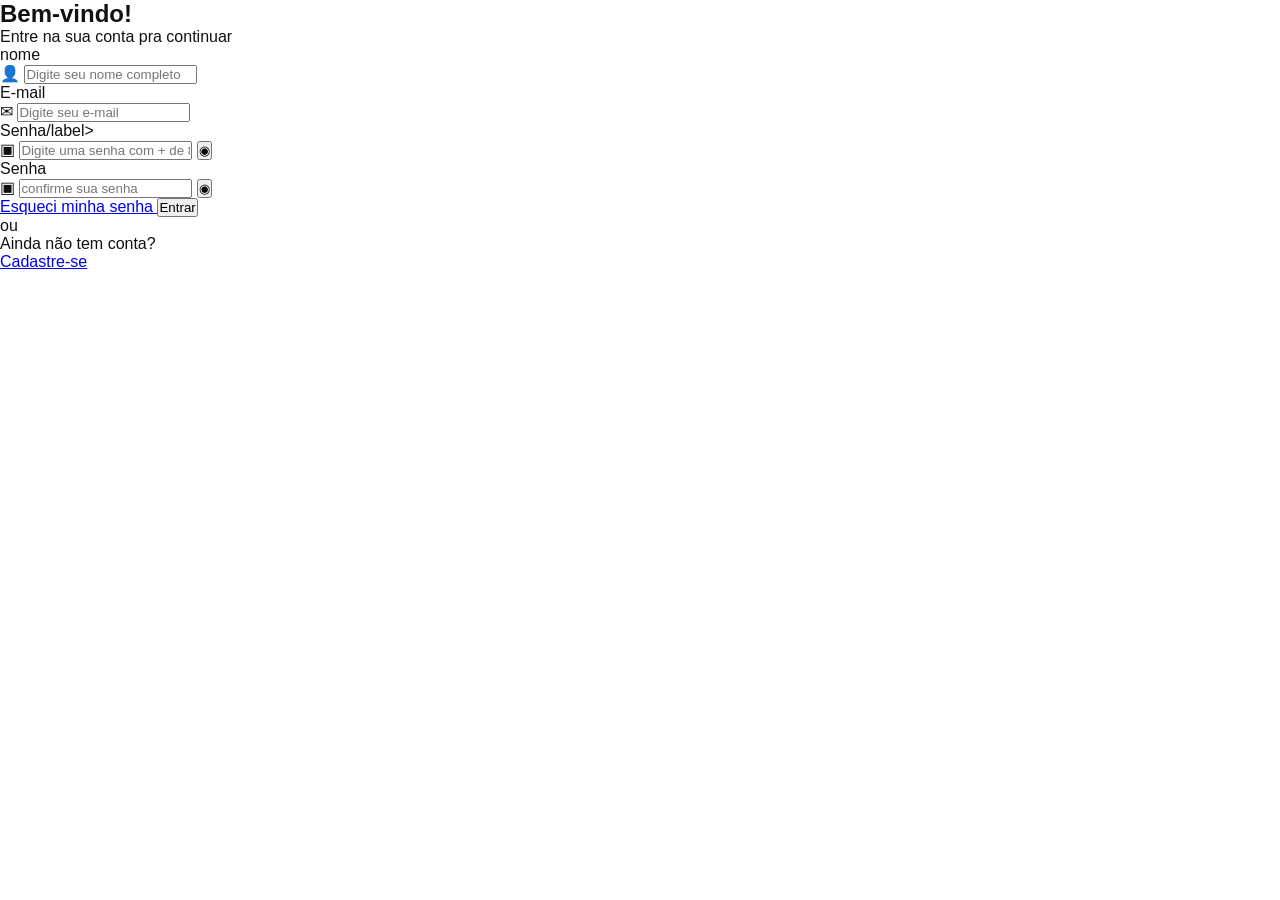
<file: projeto_integradoana/index.html>
<!DOCTYPE html>
<html lang="pt-BR">
<head>
    <meta charset="UTF-8">
    <meta name="viewport" content="width=device-width, initial-scale=1.0">
    <title>ParkTime</title>
    <link rel="stylesheet" href="css/style.css">
</head>
<body>

<main class="pagina-login">
    <section class="conteudo">

        <!-- LOGIN -->
        <div id="telaLogin">
            <header class="cabecalho">
                <h1>Bem-vindo!</h1>
                <p>Entre na sua conta pra continuar</p>
            </header>

            <form class="formulario" id="formLogin">

                  <div class="campo">
                    <label for="Nome">nome</label>
                    <div class="entrada">
                        <span class="icone">👤</span>
                        <input type="Nome" id="Nome "
                            placeholder="Digite seu nome completo" required>
                    </div>
                </div>

                  <div class="campo">
                    <label for="email">E-mail</label>
                    <div class="entrada">
                        <span class="icone">✉</span>
                        <input type="email" id="email"
                            placeholder="Digite seu e-mail" required>
                    </div>
                </div>

                <div class="campo">
                    <label for="Senha">Senha/label>
                    <div class="entrada">
                        <span class="icone">▣</span>
                        <input type="Senha" id="Senha"
                            placeholder="Digite uma senha com + de 8 caracteres " required>
                             <button type="button" class="mostrar-senha"
                            onclick="mostrar('senha')">◉</button>
                    </div>
                </div>

                <div class="campo">
                    <label for="senha">Senha</label>
                    <div class="entrada">
                        <span class="icone">▣</span>
                        <input type="password" id="senha"
                            placeholder="confirme sua senha " required>
                        <button type="button" class="mostrar-senha"
                            onclick="mostrar('senha')">◉</button>
                    </div>
                </div>

                <a class="esqueci-senha" href="#" id="linkEsqueci">
                    Esqueci minha senha
                </a>

                <button class="botao-entrar" type="submit">Entrar</button>

                <p class="separador">ou</p>

                <div class="cadastro">
                    <p>Ainda não tem conta?</p>
                    <a href="#" id="linkCadastro">Cadastre-se</a>
                </div>
            </form>
        </div>

        <!-- CADASTRO -->
        <div id="telaCadastro" hidden>

            <header class="cabecalho">
                <h1>Bem-vindo(a)!</h1>
                <p>Cadastre-se para continuar</p>
            </header>

            <form class="formulario" id="formCadastro">

                <div class="campo">
                    <label for="nome">Nome:</label>
                    <div class="entrada">
                        <span class="icone">♙</span>
                        <input type="text" id="nome"
                            placeholder="Digite seu nome completo" required>
                    </div>
                </div>

                <div class="campo">
                    <label for="emailCadastro">Email</label>
                    <div class="entrada">
                        <span class="icone">✉</span>
                        <input type="email" id="emailCadastro"
                            placeholder="Digite seu Email" required>
                    </div>
                </div>

                <div class="campo">
                    <label for="senhaCadastro">Senha:</label>
                    <div class="entrada">
                        <span class="icone">▣</span>
                        <input type="password" id="senhaCadastro"
                            placeholder="Digite uma senha com + de 8 caracteres"
                            minlength="8" required>
                        <button type="button" class="mostrar-senha"
                            onclick="mostrar('senhaCadastro')">◉</button>
                    </div>
                </div>

                <div class="campo">
                    <label for="confirmarSenha">Confirme sua senha:</label>
                    <div class="entrada">
                        <span class="icone">▣</span>
                        <input type="password" id="confirmarSenha"
                            placeholder="Confirme sua senha"
                            minlength="8" required>
                        <button type="button" class="mostrar-senha"
                            onclick="mostrar('confirmarSenha')">◉</button>
                    </div>
                </div>

                <div class="termos">
                    <input type="checkbox" id="aceitarTermos" required>
                    <label for="aceitarTermos">
                        Aceito os <a href="#">Termos de uso</a>
                        e <a href="#">política de privacidade</a>.
                    </label>
                </div>

                <button class="botao-entrar" type="submit">
                    Criar conta
                </button>

                <div class="cadastro">
                    <p>Já tem conta? <a href="#" id="linkLogin">Entre</a></p>
                </div>

            </form>
        </div>

    </section>
</main>

<script src="js/script.js"></script>
</body>
</html>
</file>
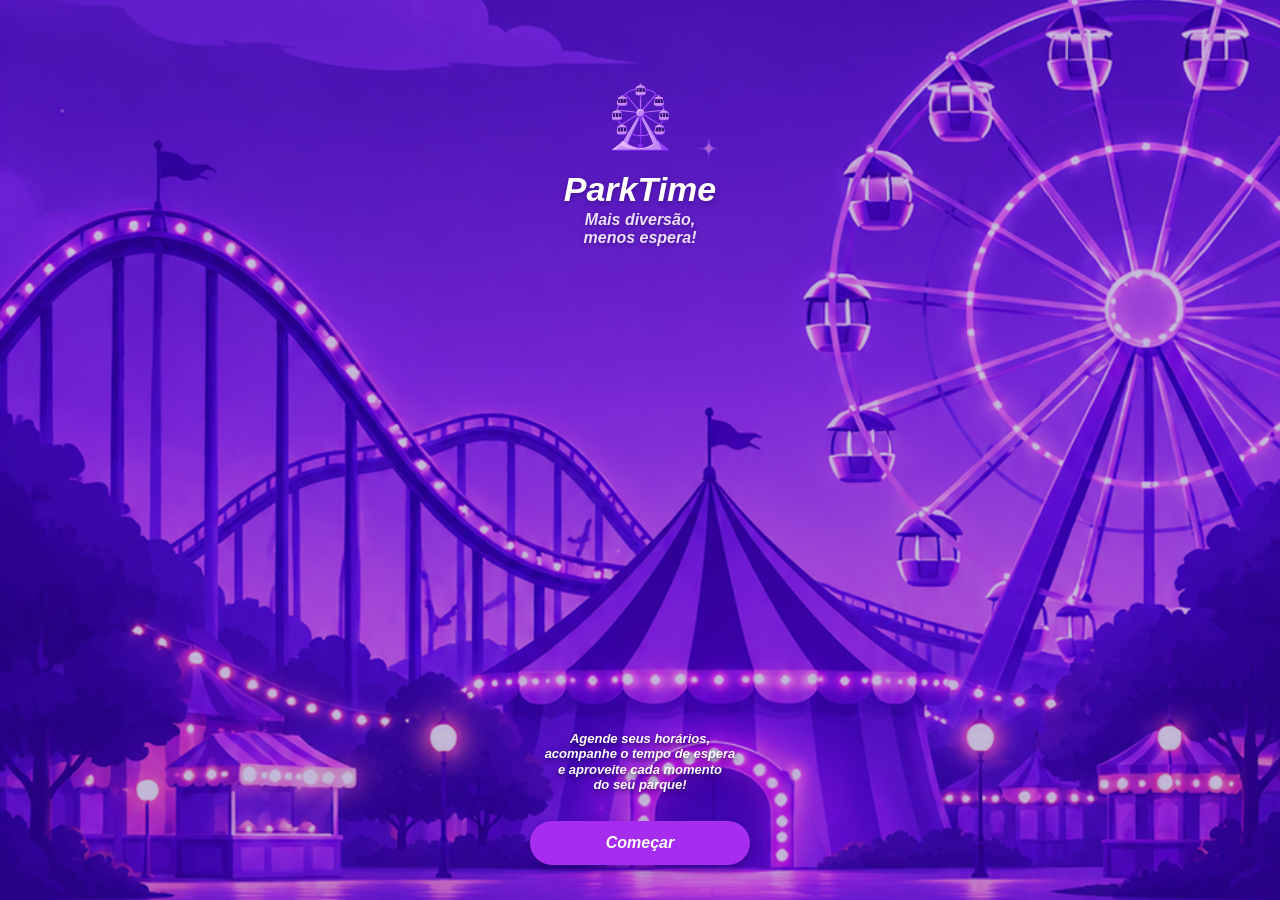
<file: inicio/index_inicio.html>
<!DOCTYPE html>
<html lang="pt-BR">
<head>
    <meta charset="UTF-8">
    <meta name="viewport" content="width=device-width, initial-scale=1.0">
    <title>ParkTime</title>
    <link rel="stylesheet" href="css/style_inicio.css">
</head>
<body>
    <main class="tela-inicial">
        <section class="conteudo">
            <header class="cabecalho">
                <img src="imagens/roda-gigante.png" alt="Roda-gigante roxa" class="logo">
                <h1>ParkTime</h1>
                <p class="slogan">Mais diversão,<br>menos espera!</p>
            </header>

            <div class="mensagem">
                <p>Agende seus horários,<br>
                   acompanhe o tempo de espera<br>
                   e aproveite cada momento<br>
                   do seu parque!</p>
            </div>

            
            <button id="btnComecar" type="button">Começar</button>
        </section>
    </main>

    <script src="js/script_inicio.js"></script>
</body>
</html>
</file>
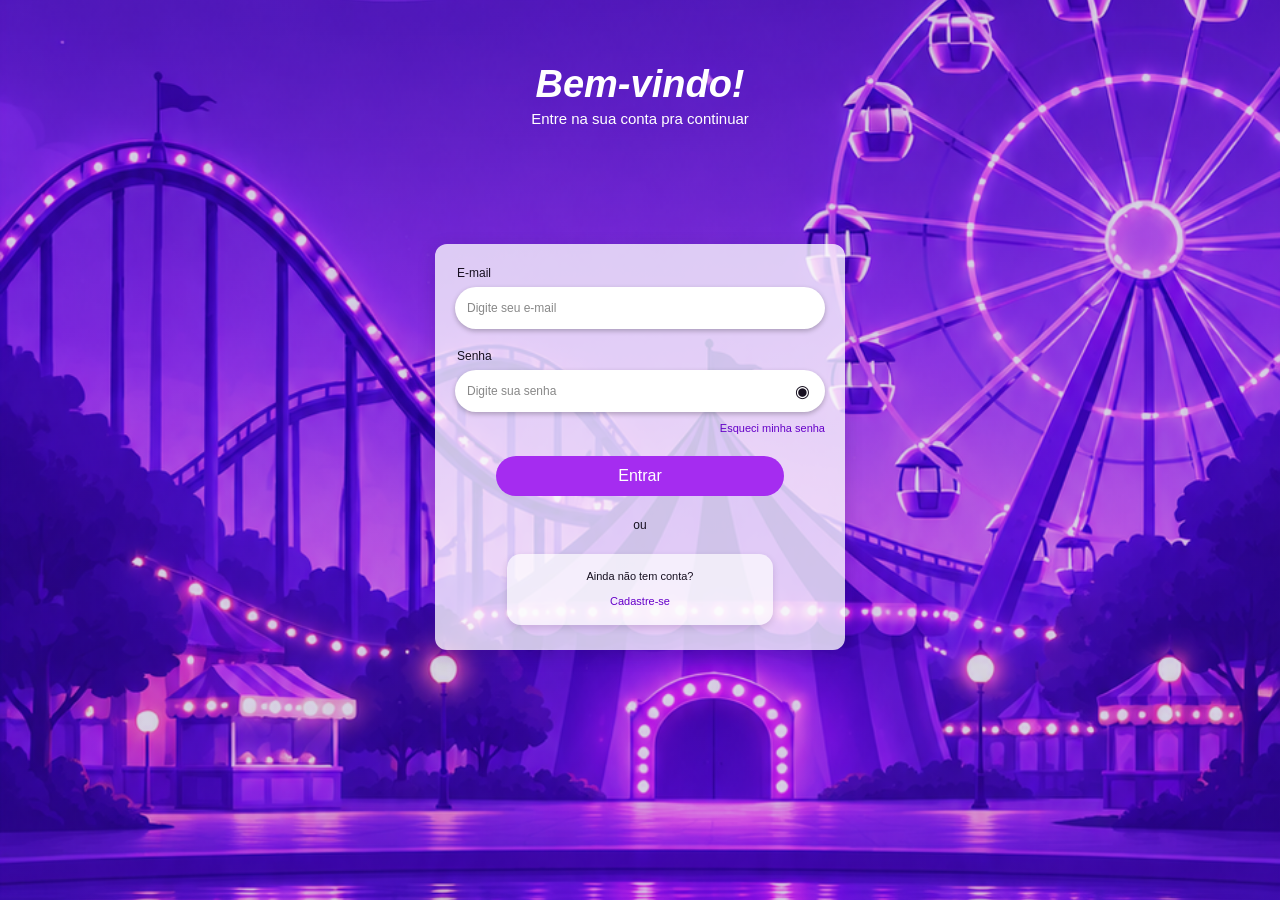
<file: login/index_login.html>
<!DOCTYPE html>
<html lang="pt-BR">
<head>
    <meta charset="UTF-8">
    <meta name="viewport" content="width=device-width, initial-scale=1.0">
    <title>Entrar - ParkTime</title>
    <link rel="stylesheet" href="css/style_login.css">
</head>
<body>
    <a href = "index_inicio.html"></a>
    <main class="pagina-login">
        <section class="conteudo">
            <header class="cabecalho">
                <h1>Bem-vindo!</h1>
                <p>Entre na sua conta pra continuar</p>
            </header>

            <form class="formulario" id="formLogin">
                <div class="campo">
                    <label for="email">E-mail</label>
                    <div class="entrada">
                        <input type="email" id="email" placeholder="Digite seu e-mail" required>
                    </div>
                </div>

                <div class="campo">
                    <label for="senha">Senha</label>
                    <div class="entrada">
                        <input type="password" id="senha" placeholder="Digite sua senha" required>
                        <button class="mostrar-senha" id="mostrarSenha" type="button" aria-label="Mostrar senha">◉</button>
                    </div>
                </div>

                <a class="esqueci-senha" href="#" id="linkEsqueci">Esqueci minha senha</a>
                <button class="botao-entrar" type="submit">Entrar</button>
                <p class="separador">ou</p>

                <div class="cadastro">
                    <p>Ainda não tem conta?</p>
                    <a href="#" id="linkCadastro">Cadastre-se</a>
                </div>
            </form>
        </section>
    </main>
    <script src="js/script_login.js"></script>
</body>
</html>
</file>
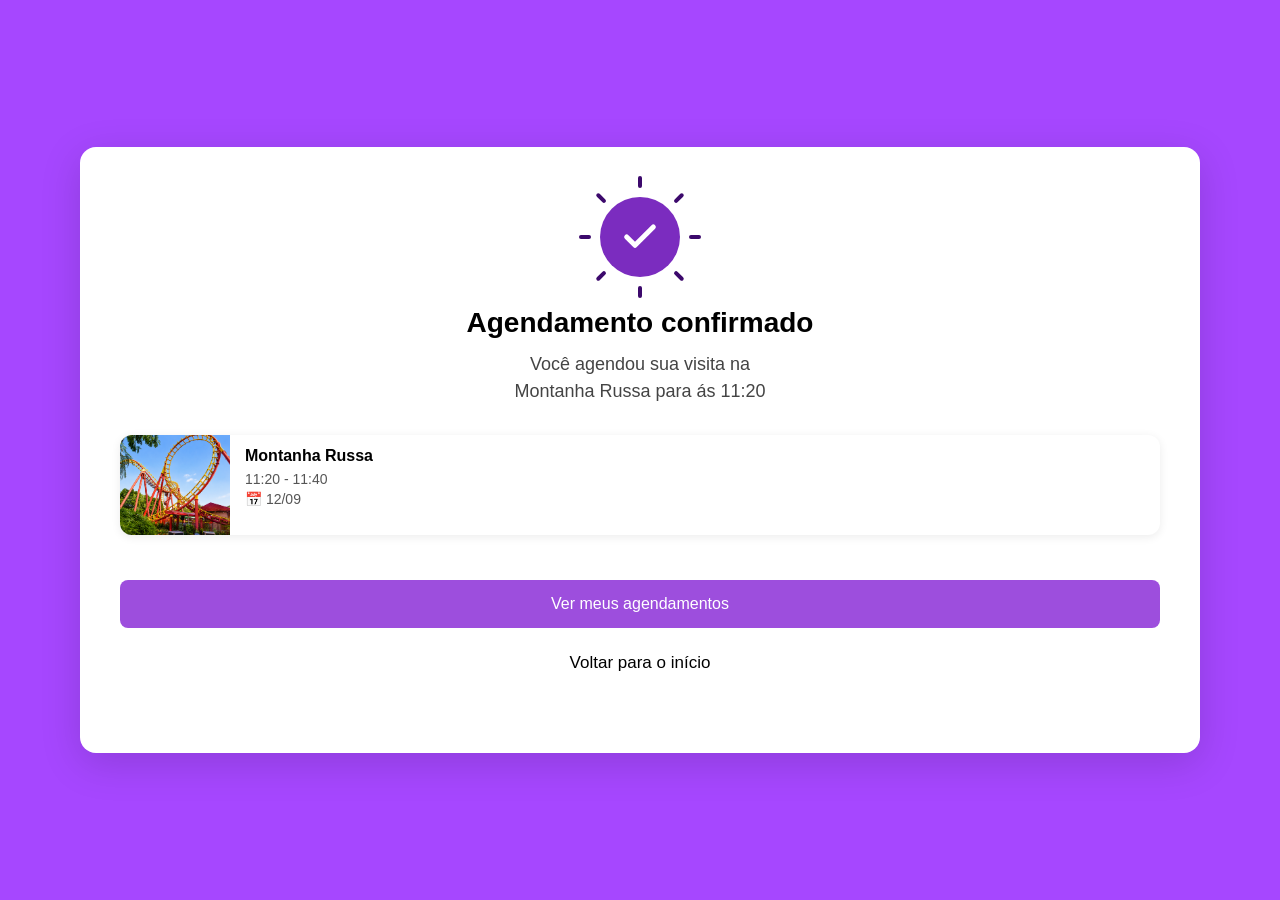
<file: projeto_integradoana/confirmacao.html>
<!DOCTYPE html>
<html lang="pt-BR">
<head>
    <meta charset="UTF-8">
    <meta name="viewport" content="width=device-width, initial-scale=1.0">
    <title>Agendamento Confirmado</title>
    <link rel="stylesheet" href="css/style confirmacao.css">
</head>
<body>
    <div class="container">
        <!-- Ícone de sucesso -->
        <div class="sucesso-icone">
            <div class="circulo">
                <svg width="40" height="40" viewBox="0 0 24 24" fill="none" stroke="white" stroke-width="3" stroke-linecap="round" stroke-linejoin="round">
                    <polyline points="20 6 9 17 4 12"></polyline>
                </svg>
            </div>
            <div class="raio raio-1"></div>
            <div class="raio raio-2"></div>
            <div class="raio raio-3"></div>
            <div class="raio raio-4"></div>
            <div class="raio raio-5"></div>
            <div class="raio raio-6"></div>
            <div class="raio raio-7"></div>
            <div class="raio raio-8"></div>
        </div>

        <!-- Título -->
        <h1 class="titulo">Agendamento confirmado</h1>
        <p class="subtitulo">Você agendou sua visita na<br>Montanha Russa para ás 11:20</p>

        <!-- Cartão de detalhes -->
        <div class="cartao">
            <img src="img/montanha-russa.png" alt="Montanha Russa" class="imagem-atracao">
            <div class="info-atracao">
                <h3 class="nome-atracao">Montanha Russa</h3>
                <p class="horario">11:20 - 11:40</p>
                <p class="data">📅 12/09</p>
            </div>
        </div>

        <!-- Botões -->
        <button class="btn principal" onclick="verAgendamentos()">Ver meus agendamentos</button>
        <a href="#" class="link-voltar" onclick="voltarInicio(event)">Voltar para o início</a>
    </div>

    <script src="js/script confirmação.js"></script>
</body>
</html>
</file>
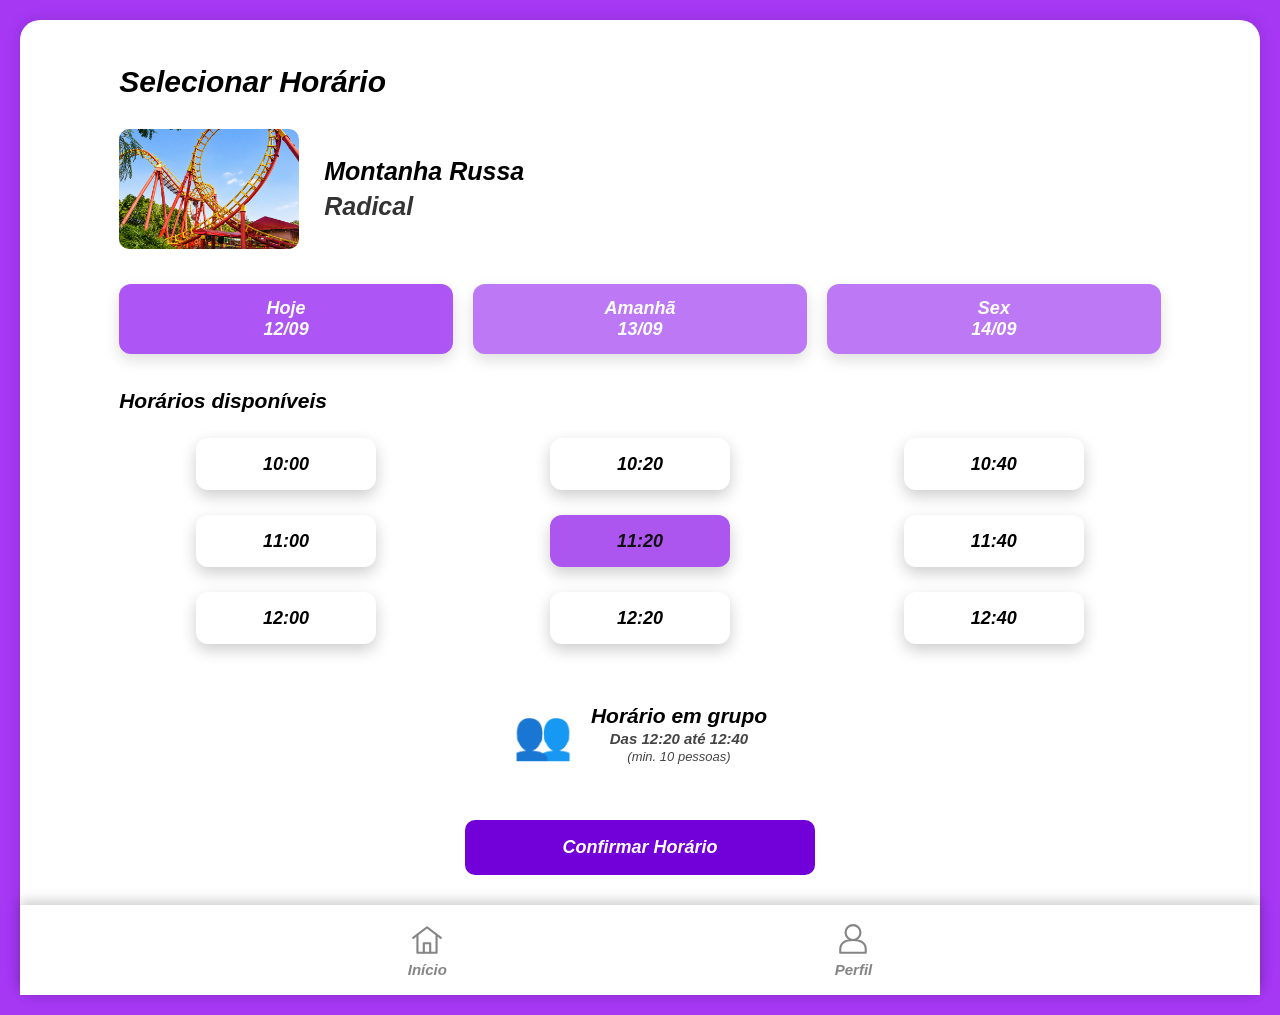
<file: projeto_integradoana/horario montanha.html>
<!DOCTYPE html>
<html lang="pt-BR">
<head>
    <meta charset="UTF-8">
    <meta name="viewport" content="width=device-width, initial-scale=1.0">
    <title>Selecionar Horário</title>
    <link rel="stylesheet" href="css/style montanha.css">
</head>
<body>

<div class="container">
    <main class="tela">

        <h2 class="titulo">Selecionar Horário</h2>

        <div class="passeio">
            <img src="img/montanha-russa.png" alt="Montanha-russa">

            <div class="nome-passeio">
                Montanha Russa<br>
                <span>Radical</span>
            </div>
        </div>

        <div class="datas">
            <button class="data ativa" onclick="selecionarData(this)">
                Hoje<br>12/09
            </button>

            <button class="data" onclick="selecionarData(this)">
                Amanhã<br>13/09
            </button>

            <button class="data" onclick="selecionarData(this)">
                Sex<br>14/09
            </button>
        </div>

        <h3 class="subtitulo">Horários disponíveis</h3>

        <div class="horarios">
            <button class="horario" onclick="selecionarHorario(this)">10:00</button>
            <button class="horario" onclick="selecionarHorario(this)">10:20</button>
            <button class="horario" onclick="selecionarHorario(this)">10:40</button>

            <button class="horario" onclick="selecionarHorario(this)">11:00</button>
            <button class="horario ativo" onclick="selecionarHorario(this)">11:20</button>
            <button class="horario" onclick="selecionarHorario(this)">11:40</button>

            <button class="horario" onclick="selecionarHorario(this)">12:00</button>
            <button class="horario" onclick="selecionarHorario(this)">12:20</button>
            <button class="horario" onclick="selecionarHorario(this)">12:40</button>
        </div>

        <div class="grupo">
            <div class="icone-grupo">👥</div>

            <div class="grupo-info">
                <h3>Horário em grupo</h3>
                <p>Das 12:20 até 12:40</p>
                <small>(min. 10 pessoas)</small>
            </div>
        </div>

       <button class="confirmar" onclick="window.location.assign('confirmacao.html')">
         Confirmar Horário
      </button>
        <!-- MENU INFERIOR SEM BOTÃO VOLTAR -->
        <nav class="menu">

            <button class="menu-item" onclick="inicio()">
                <svg viewBox="0 0 32 32">
                    <path d="M3 14L16 4L29 14"/>
                    <path d="M7 12V28H25V12"/>
                    <path d="M13 28V19H19V28"/>
                </svg>
                Início
            </button>

            <button class="menu-item" onclick="perfil()">
                <svg viewBox="0 0 32 32">
                    <circle cx="16" cy="9" r="7"/>
                    <path d="M4 28V25C4 18 9 16 16 16C23 16 28 18 28 25V28Z"/>
                </svg>
                Perfil
            </button>

        </nav>

    </main>
</div>

<script src="js/script montanha.js"></script>
</body>
</html>
</file>
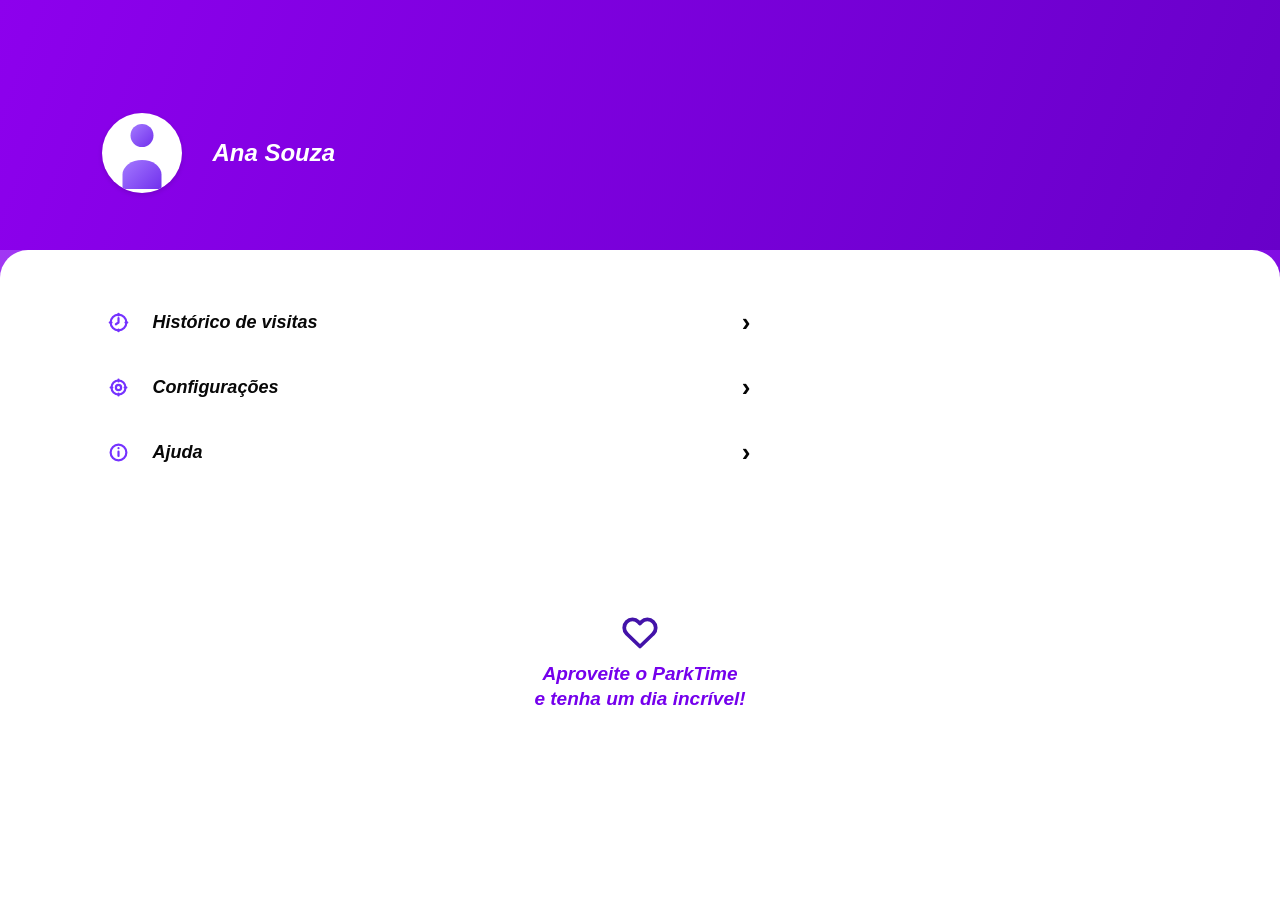
<file: projeto_integradoana/perfil.html>
<!DOCTYPE html>
<html lang="pt-BR">
<head>
    <meta charset="UTF-8">
    <meta name="viewport" content="width=device-width, initial-scale=1.0">

    <title>ParkTime - Perfil</title>

    <link rel="stylesheet" href="css/style perfil.css">
</head>

<body>

    <div class="app">

        <!-- CABEÇALHO -->
        <header class="header">

            <div class="profile">

                <div class="avatar"></div>

                <h2>Ana Souza</h2>

            </div>

        </header>

        <!-- CONTEÚDO BRANCO -->
        <main class="content">

            <nav class="menu">

                <a href="#" class="menu-item" data-page="historico">

                    <div class="menu-icon">
                        <svg viewBox="0 0 24 24">
                            <circle cx="12" cy="12" r="9"/>
                            <path d="M12 7v5l-3 2"/>
                            <path d="M12 2v2M12 20v2M2 12h2M20 12h2"/>
                        </svg>
                    </div>

                    <span>Histórico de visitas</span>

                    <b class="arrow">›</b>

                </a>

                <a href="#" class="menu-item" data-page="configuracoes">

                    <div class="menu-icon">
                        <svg viewBox="0 0 24 24">
                            <path d="M12 3v2M12 19v2M3 12h2M19 12h2"/>
                            <circle cx="12" cy="12" r="8"/>
                            <circle cx="12" cy="12" r="3"/>
                        </svg>
                    </div>

                    <span>Configurações</span>

                    <b class="arrow">›</b>

                </a>

                <a href="#" class="menu-item" data-page="ajuda">

                    <div class="menu-icon">
                        <svg viewBox="0 0 24 24">
                            <circle cx="12" cy="12" r="9"/>
                            <path d="M12 11v5"/>
                            <path d="M12 7h.01"/>
                        </svg>
                    </div>

                    <span>Ajuda</span>

                    <b class="arrow">›</b>

                </a>

            </nav>

            <!-- MENSAGEM -->
            <section class="promo">

                <div class="heart">
                    <svg viewBox="0 0 24 24">
                        <path d="M20.8 4.6a5.5 5.5 0 0 0-7.8 0L12 5.7l-1.1-1.1a5.5 5.5 0 0 0-7.8 7.8l1.1 1.1L12 21l7.8-7.5 1.1-1.1a5.5 5.5 0 0 0-.1-7.8z"/>
                    </svg>
                </div>

                <p>
                    Aproveite o ParkTime<br>
                    e tenha um dia incrível!
                </p>

            </section>

        </main>

    </div>

    <script src="js/script perfil.js"></script>

</body>
</html>
</file>
<file: projeto_integradoana/css/style.css>
/* CONFIGURAÇÕES GERAIS */

* {
    margin: 0;
    padding: 0;
    box-sizing: border-box;
}

body {
    font-family: Arial, sans-serif;
    min-height: 100vh;
    background: #9d43f1;
}

/* FUNDO COM IMAGEM */

.page {
    min-height: 100vh;
    min-height: 100svh;

    display: flex;
    justify-content: center;
    align-items: center;

    padding: 25px;

    background-image:
        linear-gradient(
            rgba(44, 26, 105, 0.25),
            rgba(44, 26, 105, 0.25)
        ),
        url("img/parque.png");

    background-size: cover;
    background-position: center;
    background-repeat: no-repeat;
}

/* CONTAINER PRINCIPAL */

.signup {
    width: 100%;
    max-width: 460px;
    min-height: 780px;

    padding: 48px 30px 28px;

    display: flex;
    flex-direction: column;
    justify-content: space-between;
    gap: 24px;

    background: linear-gradient(
        180deg,
        rgba(47, 42, 119, 0.92),
        rgba(69, 43, 139, 0.78),
        rgba(83, 48, 151, 0.58)
    );

    box-shadow: 0 15px 40px rgba(0, 0, 0, 0.25);
}

/* TÍTULO */

.heading {
    color: white;
}

.heading h1 {
    font-size: 2.4rem;
    font-weight: 800;
    font-style: italic;
    margin-bottom: 4px;
}

.heading p {
    font-size: 14px;
}

/* FORMULÁRIO */

.form-card {
    width: 100%;

    padding: 16px 12px 20px;

    border-radius: 12px;

    background: rgba(245, 240, 255, 0.80);

    box-shadow: 0 5px 8px rgba(0, 0, 0, 0.3);

    backdrop-filter: blur(5px);
}

/* CAMPOS */

.field {
    margin-bottom: 17px;
}

.field label {
    display: block;
    margin-bottom: 6px;
    font-size: 14px;
}

/* INPUTS */

.input-wrap {
    min-height: 42px;

    display: flex;
    align-items: center;

    gap: 10px;
    padding: 0 11px;

    background: white;
    border-radius: 25px;

    box-shadow: 0 4px 5px rgba(0, 0, 0, 0.3);

    border: 1px solid transparent;
}

.input-wrap:focus-within {
    border-color: #a13df4;
}

.icon {
    font-size: 21px;
    width: 20px;
    text-align: center;
}

.input-wrap input {
    width: 100%;
    min-width: 0;
    height: 40px;

    border: none;
    outline: none;

    background: transparent;

    font-size: 14px;
}

.input-wrap input::placeholder {
    color: #858585;
}

/* BOTÃO DE MOSTRAR SENHA */

.toggle-password {
    border: none;
    background: transparent;
    cursor: pointer;
    font-size: 19px;
}

/* MENSAGENS DE ERRO */

.error {
    display: block;
    color: #a00035;
    font-size: 12px;
    padding: 0 10px;
}

.error:not(:empty) {
    margin-top: 5px;
}

/* BOTÃO CADASTRAR */

.submit-btn {
    display: block;

    width: 78%;
    min-height: 44px;

    margin: 25px auto;

    border: none;
    border-radius: 25px;

    background: #a13df4;
    color: white;

    font-size: 20px;

    cursor: pointer;

    box-shadow: 0 4px 6px rgba(0, 0, 0, 0.3);

    transition: 0.3s;
}

.submit-btn:hover {
    background: #8c20e0;
    transform: translateY(-2px);
}

/* CAIXA DE LOGIN */

.login-box {
    width: 78%;

    margin: auto;

    padding: 14px 8px 17px;

    text-align: center;

    border-radius: 23px;

    background: rgba(250, 239, 255, 0.95);

    box-shadow: 0 4px 6px rgba(0, 0, 0, 0.3);

    font-size: 14px;
}

.login-box p {
    margin-bottom: 8px;
}

.login-box a {
    color: #8500e8;
    text-decoration: none;
    font-weight: bold;
}

.login-box a:hover {
    text-decoration: underline;
}

/* MENSAGEM DE SUCESSO */

.success-message {
    color: #145c28;
    text-align: center;
    font-weight: bold;
    font-size: 13px;
    margin-top: 12px;
}

/* RESPONSIVIDADE - CELULAR */

@media (max-width: 600px) {

    .page {
        padding: 0;
        align-items: stretch;
    }

    .signup {
        width: 100%;
        max-width: none;

        min-height: 100vh;
        min-height: 100svh;

        padding: 35px 20px;

        justify-content: center;

        gap: 35px;
    }

    .heading h1 {
        font-size: 2rem;
    }

    .form-card {
        padding: 16px 12px 20px;
    }

    .field {
        margin-bottom: 15px;
    }

    .submit-btn {
        width: 85%;
    }

    .login-box {
        width: 85%;
    }
}

/* CELULARES PEQUENOS */

@media (max-width: 380px) {

    .signup {
        padding: 22px 15px;
        gap: 20px;
    }

    .heading h1 {
        font-size: 1.8rem;
    }

    .field {
        margin-bottom: 10px;
    }

    .submit-btn {
        margin: 18px auto;
    }
}

/* DESKTOP */

@media (min-width: 1000px) {

    .page {
        padding: 40px;
        background-position: center;
    }

    .signup {
        max-width: 460px;
    }
}




/* CSS ATRAÇOES */

* {
    margin: 0;
    padding: 0;
    box-sizing: border-box;
}

html, body {
    width: 100%;
    min-height: 100%;
}

body {
    font-family: Arial, Helvetica, sans-serif;
    background: #fff;
    color: #111;
}

/* PÁGINA OCUPANDO A TELA TODA */

.app {
    width: 100%;
    min-height: 100vh;
    min-height: 100svh;

    display: flex;
    flex-direction: column;

    background: white;
}

/* CONTEÚDO */

.content {
    flex: 1;
    width: 100%;
    padding: 65px 7% 50px;
}

/* TÍTULO */

.header {
    margin-bottom: 25px;
}

.header h1 {
    font-size: 38px;
    font-weight: 800;
    font-style: italic;
}

/* FILTROS */

.filters {
    display: flex;
    flex-wrap: wrap;
    gap: 25px;
    margin-bottom: 25px;
}

.filter {
    border: none;
    border-radius: 7px;
    padding: 6px 20px;

    background: #d5aaff;
    color: #111;

    font-size: 14px;
    cursor: pointer;
    transition: .3s;
}

.filter:hover {
    background: #bd83ff;
}

.filter.active {
    background: #a13df4;
    color: white;
}

/* LISTA DE ATRAÇÕES */

.attractions {
    display: grid;
    grid-template-columns: repeat(2, minmax(0, 1fr));
    gap: 28px;
    width: 100%;
}

/* CARTÕES */

.attraction-card {
    width: 100%;
    min-height: 203px;

    display: flex;
    align-items: center;
    gap: 20px;

    padding: 60px 50px;

    background: white;
    border-radius: 18px;

    box-shadow: 0 7px 18px rgba(0, 0, 0, .18);

    transition: .3s;
}

.attraction-card:hover {
    transform: translateY(-4px);
    box-shadow: 0 10px 22px rgba(0, 0, 0, .2);
}

/* IMAGENS */

.attraction-image {
    width: 211px;
    height: 142px;

    object-fit: cover;
    border-radius: 12px;
    flex-shrink: 0;
}

/* INFORMAÇÕES */

.attraction-info {
    flex: 1;
    min-width: 0;
    text-align: center;
}

.attraction-info h2 {
    font-size: 16px;
    font-weight: 800;
    font-style: italic;
}

.category {
    color: #666;
    font-size: 15px;
    font-weight: bold;
    font-style: italic;
    margin: 3px 0 10px;
}

.duration {
    display: inline-block;
    min-width: 90px;
    padding: 3px 12px;

    border-radius: 6px;
    background: #a13df4;

    color: #111;
    font-size: 13px;
    font-style: italic;
    font-weight: bold;
}

/* SETA */

.details-btn {
    border: none;
    background: transparent;

    font-size: 32px;
    font-weight: bold;

    cursor: pointer;
    padding: 0 8px;
}

.details-btn:hover {
    color: #a13df4;
}

/* MENSAGEM VAZIA */

.empty-message {
    text-align: center;
    margin-top: 30px;
    color: #666;
}

/* MENU INFERIOR */

.bottom-menu {
    width: 100%;
    min-height: 95px;

    display: flex;
    justify-content: center;
    align-items: center;
    gap: 18%;

    background: white;

    box-shadow: 0 -4px 12px rgba(0, 0, 0, .15);

    position: sticky;
    bottom: 0;
    z-index: 10;
}

.menu-item {
    display: flex;
    flex-direction: column;
    align-items: center;
    gap: 4px;

    color: #777;
    text-decoration: none;

    font-size: 14px;
    font-style: italic;
    transition: .2s;
}

.menu-item:hover {
    color: #a13df4;
}

.menu-icon {
    font-size: 38px;
    line-height: 1.1;
}

/* MODAL */

.modal {
    display: none;
    position: fixed;
    inset: 0;

    z-index: 20;

    justify-content: center;
    align-items: center;

    padding: 20px;
    background: rgba(0, 0, 0, .55);
}

.modal.show {
    display: flex;
}

.modal-content {
    position: relative;

    width: 100%;
    max-width: 420px;

    padding: 35px 25px;

    text-align: center;
    border-radius: 20px;

    background: white;
    box-shadow: 0 10px 30px rgba(0, 0, 0, .2);
}

.modal-content h2 {
    font-size: 23px;
    font-style: italic;
    margin-bottom: 15px;
}

.modal-content p {
    color: #555;
    line-height: 1.5;
}

.close-modal {
    position: absolute;
    top: 8px;
    right: 15px;

    border: none;
    background: transparent;
    font-size: 28px;
    cursor: pointer;
}

.modal-button {
    margin-top: 22px;
    padding: 10px 35px;

    border: none;
    border-radius: 20px;

    color: white;
    background: #a13df4;
    cursor: pointer;
}

/* TABLETS */

@media (max-width: 850px) {

    .content {
        padding: 45px 5%;
    }

    .attractions {
        grid-template-columns: 1fr;
    }

    .attraction-card {
        max-width: 100%;
    }
}

/* CELULARES */

@media (max-width: 500px) {

    .content {
        padding: 35px 16px;
    }

    .header h1 {
        font-size: 30px;
    }

    .filters {
        gap: 8px;
        justify-content: space-between;
    }

    .filter {
        padding: 6px 10px;
        font-size: 12px;
    }

    .attractions {
        gap: 20px;
    }

    .attraction-card {
        min-height: 95px;
        gap: 9px;
        padding: 9px;
    }

    .attraction-image {
        width: 95px;
        height: 70px;
    }

    .attraction-info h2 {
        font-size: 12px;
    }

    .category {
        font-size: 12px;
        margin-bottom: 7px;
    }

    .duration {
        min-width: 70px;
        font-size: 11px;
    }

    .details-btn {
        font-size: 25px;
    }

    .bottom-menu {
        min-height: 80px;
        gap: 15%;
    }

    .menu-icon {
        font-size: 30px;
    }
}
</file>
<file: inicio/css/style_inicio.css>
/* Configurações gerais da página */
* {
    margin: 0;
    padding: 0;
    box-sizing: border-box;
}

body {
    min-height: 100vh;
    font-family: Arial, Helvetica, sans-serif;
    background-color: #240078;
}

/* Imagem de fundo e camada roxa */
.tela-inicial {
    min-height: 100vh;
    width: 100%;
    position: relative;
    display: flex;
    justify-content: center;
    overflow: hidden;
    background-image:
        linear-gradient(rgba(36, 0, 112, 0.25), rgba(36, 0, 112, 0.28)),
        url("../imagens/fundo.png");
    background-size: cover;
    background-position: center;
    background-repeat: no-repeat;
}

/* Conteúdo principal */
.conteudo {
    width: 100%;
    max-width: 430px;
    min-height: 100vh;
    padding: 65px 20px 35px;
    display: flex;
    flex-direction: column;
    align-items: center;
    position: relative;
    z-index: 1;
    text-align: center;
}

/* Logo e nome do aplicativo */
.cabecalho {
    display: flex;
    flex-direction: column;
    align-items: center;
}

.logo {
    width: 105px;
    height: 105px;
    object-fit: contain;
    margin-bottom: 2px;
}

h1 {
    color: white;
    font-size: 34px;
    font-weight: 800;
    font-style: italic;
    line-height: 1;
    text-shadow: 0 2px 5px rgba(25, 0, 70, 0.35);
}

.slogan {
    color: #eee1ff;
    font-size: 16px;
    font-weight: bold;
    font-style: italic;
    line-height: 1.1;
    margin-top: 5px;
    text-shadow: 0 1px 4px rgba(25, 0, 70, 0.4);
}

/* Texto localizado na parte inferior da imagem */
.mensagem {
    margin-top: auto;
    margin-bottom: 28px;
    color: white;
    font-size: 13px;
    font-weight: bold;
    font-style: italic;
    line-height: 1.2;
    text-shadow: 0 2px 5px rgba(25, 0, 70, 0.75);
}

/* Botão Começar */
button {
    width: 220px;
    max-width: 80%;
    border: none;
    border-radius: 30px;
    padding: 13px 20px;
    background: #a62df0;
    color: white;
    font-size: 16px;
    font-weight: bold;
    font-style: italic;
    cursor: pointer;
    box-shadow: 0 4px 8px rgba(25, 0, 70, 0.4);
    transition: transform 0.2s, background-color 0.2s;
}

button:hover {
    background-color: #b94cff;
    transform: scale(1.04);
}

button:active {
    transform: scale(0.98);
}

/* Ajustes para telas menores */
@media (max-width: 480px) {
    .conteudo {
        padding-top: 65px;
        padding-bottom: 30px;
    }

    .logo {
        width: 90px;
        height: 90px;
    }

    h1 {
        font-size: 31px;
    }

    .slogan {
        font-size: 14px;
    }

    .mensagem {
        font-size: 11px;
        margin-bottom: 25px;
    }

    button {
        width: 148px;
        padding: 10px 15px;
        font-size: 13px;
    }
}

/* Em telas baixas, reduz os espaços para não cortar o botão */
@media (max-height: 620px) {
    .conteudo {
        padding-top: 25px;
        padding-bottom: 20px;
    }

    .logo {
        width: 75px;
        height: 75px;
    }

    .mensagem {
        margin-bottom: 15px;
    }
}
</file>
<file: login/css/style_login.css>
/* Configurações gerais */
* {
    margin: 0;
    padding: 0;
    box-sizing: border-box;
}

html, body {
    min-height: 100%;
}

body {
    min-height: 100vh;
    font-family: Arial, Helvetica, sans-serif;
    background-color: #321080;
}

img {
    background-color: #ffffff;
}

/* Fundo do parque */
.pagina-login {
    min-height: 100vh;
    width: 100%;
    display: flex;
    justify-content: center;
    position: relative;
    overflow: hidden;
    background-image:
        linear-gradient(rgba(35, 10, 100, 0.18), rgba(35, 10, 100, 0.18)),
        url("../imagens/fundo-login.png");
    background-size: cover;
    background-position: center center;
    background-repeat: no-repeat;
}

/* Conteúdo principal */
.conteudo {
    width: 100%;
    max-width: 1200px;
    min-height: 100vh;
    padding: clamp(28px, 5vh, 55px) clamp(18px, 5vw, 65px);
    display: flex;
    flex-direction: column;
    align-items: stretch;
    text-align: left;
}

/* Título */
.cabecalho {
    color: white;
    text-align: center;
}

.cabecalho h1 {
    font-size: clamp(25px, 3vw, 38px);
    font-style: italic;
    font-weight: bold;
    margin-bottom: 4px;
}

.cabecalho p {
    font-size: clamp(11px, 1.2vw, 15px);
}

/* Formulário */
.formulario {
    width: 100%;
    max-width: 410px;
    margin: clamp(55px, 11vh, 105px) auto 0;
    text-align: left;
    padding: 22px 20px 25px;
    background: rgba(255, 255, 255, 0.76);
    border-radius: 12px;
    color: #171020;
    box-shadow: 0 5px 18px rgba(25, 0, 70, 0.18);
}

.campo {
    margin-bottom: 20px;
}

.campo label {
    display: block;
    font-size: 12px;
    margin: 0 0 7px 2px;
}

.entrada {
    min-height: 42px;
    display: flex;
    align-items: center;
    gap: 8px;
    padding: 0 12px;
    background: white;
    border-radius: 24px;
    box-shadow: 0 2px 5px rgba(0, 0, 0, 0.25);
}

.icone {
    font-size: 17px;
    color: #171020;
    line-height: 1;
}

.entrada input {
    width: 100%;
    min-width: 0;
    border: none;
    outline: none;
    background: transparent;
    font-size: 12px;
    color: #222;
}

.entrada input::placeholder {
    color: #888;
}

.mostrar-senha {
    border: none;
    background: transparent;
    color: #171020;
    font-size: 17px;
    cursor: pointer;
    padding: 3px;
}

.esqueci-senha {
    display: block;
    text-align: right;
    margin-top: -10px;
    margin-bottom: 22px;
    color: #6500c8;
    font-size: 11px;
    text-decoration: none;
}

.botao-entrar {
    display: block;
    width: 78%;
    min-height: 40px;
    margin: 0 auto;
    padding: 8px 15px;
    border: none;
    border-radius: 24px;
    background: #a52cf0;
    color: white;
    font-size: 16px;
    cursor: pointer;
    transition: background 0.2s, transform 0.2s;
}

.botao-entrar:hover {
    background: #8e1bd8;
    transform: scale(1.02);
}

.separador {
    margin: 22px 0;
    text-align: center;
    font-size: 12px;
}

.cadastro {
    width: 72%;
    margin: 0 auto;
    padding: 16px 8px;
    text-align: center;
    background: rgba(255, 255, 255, 0.68);
    border-radius: 14px;
    box-shadow: 0 3px 7px rgba(40, 0, 70, 0.15);
}

.cadastro p {
    font-size: 11px;
    margin-bottom: 9px;
}

.cadastro a {
    color: #6500c8;
    font-size: 11px;
    text-decoration: none;
}

.esqueci-senha:hover,
.cadastro a:hover {
    text-decoration: underline;
}

/* Celulares: mantém o formulário compacto e ocupa a largura disponível */
@media (max-width: 600px) {
    .pagina-login {
        background-position: center center;
    }

    .conteudo {
        max-width: 430px;
        padding: 7vh 16px 28px;
    }

    .cabecalho h1 {
        font-size: clamp(22px, 6vw, 27px);
    }

    .cabecalho p {
        font-size: 10px;
    }

    .formulario {
        max-width: none;
        margin-top: clamp(55px, 11vh, 75px);
        padding: 12px 9px 20px;
        border-radius: 8px;
    }

    .campo {
        margin-bottom: 16px;
    }

    .campo label {
        font-size: 9px;
        margin-bottom: 5px;
    }

    .entrada {
        min-height: 32px;
        gap: 5px;
        padding: 0 8px;
    }

    .icone,
    .mostrar-senha {
        font-size: 14px;
    }

    .entrada input {
        font-size: 9px;
    }

    .esqueci-senha {
        font-size: 8px;
        margin-bottom: 17px;
    }

    .botao-entrar {
        min-height: 30px;
        font-size: 13px;
        padding: 5px 12px;
    }

    .separador {
        margin: 17px 0;
        font-size: 9px;
    }

    .cadastro {
        padding: 12px 6px;
    }

    .cadastro p,
    .cadastro a {
        font-size: 8px;
    }
}

/* Desktop: posiciona o formulário à esquerda e deixa o cenário aparecer */
@media (min-width: 900px) {
    .pagina-login {
        justify-content: center;
        background-position: center 55%;
    }

    .conteudo {
        margin: 0 auto;
        padding-top: 7vh;
        align-items: stretch;
        text-align: left;
    }

    .cabecalho {
        text-align: center;
    }

    .formulario {
        margin: clamp(70px, 13vh, 145px) auto 0;
        text-align: left;
    }
}

/* Telas baixas: evita que o formulário fique cortado */
@media (max-height: 650px) {
    .conteudo {
        padding-top: 22px;
        padding-bottom: 20px;
    }

    .formulario {
        margin-top: 35px;
    }

    .campo {
        margin-bottom: 12px;
    }

    .separador {
        margin: 12px 0;
    }
}
</file>
<file: projeto_integradoana/css/style confirmacao.css>
/* CSS CONFIRMAÇÂO */
* {
    margin: 0;
    padding: 0;
    box-sizing: border-box;
    font-family: 'Segoe UI', Roboto, Arial, sans-serif;
}

body {
    background-color: #a647ff;
    min-height: 100vh;
    display: flex;
    justify-content: center;
    align-items: center;
    padding: 40px;
}

.container {
    background-color: #ffffff;
    width: 100%;
    max-width: 1120px;
    min-height: 950px;
    border-radius: 2;
    padding: 100px 100px;
    display: flex;
    flex-direction: column;
    align-items: center;
    text-align: center;
    position: relative;
    box-shadow: 0 0 30px rgba(8, 8, 8, 0.1);
}

/* Ícone de sucesso */
.sucesso-icone {
    position: relative;
    margin-bottom: 30px;
}

.circulo {
    width: 80px;
    height: 80px;
    background-color: #7B2CBF;
    border-radius: 50%;
    display: flex;
    justify-content: center;
    align-items: center;
    position: relative;
    z-index: 2;
}

.raio {
    position: absolute;
    width: 4px;
    height: 12px;
    background-color: #3C096C;
    border-radius: 2px;
    top: 50%;
    left: 50%;
    transform-origin: center center;
}

.raio-1 { transform: translate(-50%, -50%) rotate(0deg) translateY(-55px); }
.raio-2 { transform: translate(-50%, -50%) rotate(45deg) translateY(-55px); }
.raio-3 { transform: translate(-50%, -50%) rotate(90deg) translateY(-55px); }
.raio-4 { transform: translate(-50%, -50%) rotate(135deg) translateY(-55px); }
.raio-5 { transform: translate(-50%, -50%) rotate(180deg) translateY(-55px); }
.raio-6 { transform: translate(-50%, -50%) rotate(225deg) translateY(-55px); }
.raio-7 { transform: translate(-50%, -50%) rotate(270deg) translateY(-55px); }
.raio-8 { transform: translate(-50%, -50%) rotate(315deg) translateY(-55px); }

/* Textos */
.titulo {
    font-size: 26px;
    font-weight: 700;
    color: #000000;
    margin-bottom: 12px;
}

.subtitulo {
    font-size: 17px;
    color: #444444;
    line-height: 1.5;
    margin-bottom: 30px;
}

/* Cartão */
.cartao {
    display: flex;
    background-color: #FFFFFF;
    border-radius: 12px;
    box-shadow: 0 2px 10px rgba(0,0,0,0.08);
    width: 100%;
    overflow: hidden;
    margin-bottom: 45px;
    text-align: left;
}

.imagem-atracao {
    width: 110px;
    height: 100px;
    object-fit: cover;
}

.info-atracao {
    padding: 12px 15px;
    flex: 1;
}

.nome-atracao {
    font-size: 16px;
    font-weight: 600;
    margin-bottom: 6px;
    color: #000;
}

.horario {
    font-size: 14px;
    color: #555;
    margin-bottom: 4px;
}

.data {
    font-size: 14px;
    color: #555;
}

/* Botões */
.btn {
    border: none;
    border-radius: 8px;
    font-size: 16px;
    font-weight: 500;
    cursor: pointer;
    transition: background-color 0.2s ease;
    width: 100%;
    padding: 15px;
}

.btn.principal {
    background-color: #9D4EDD;
    color: white;
    margin-bottom: 25px;
}

.btn.principal:hover {
    background-color: #7B2CBF;
}

.link-voltar {
    font-size: 17px;
    color: #000000;
    text-decoration: none;
    font-weight: 500;
    margin-top: auto;
    margin-bottom: 30px;
}

.link-voltar:hover {
    text-decoration: underline;
}

/* Responsividade para desktop */
@media (min-width: 768px) {
    .container {
        min-height: auto;
        height: auto;
        border-radius: 16px;
        padding: 50px 40px;
        box-shadow: 0 10px 40px rgba(0,0,0,0.15);
    }

    .titulo {
        font-size: 28px;
    }

    .subtitulo {
        font-size: 18px;
    }
}
</file>
<file: projeto_integradoana/css/style montanha.css>
/* ===== CSS MONTANHA RUSSA ===== */

* {
    margin: 0;
    padding: 0;
    box-sizing: border-box;
}

html, body {
    width: 100%;
    min-height: 100%;
    font-family: Arial, Helvetica, sans-serif;
}

body {
    background: #a638f4;
}

/* ===== CONTAINER ===== */

.container {
    width: 100%;
    min-height: 100vh;
    display: flex;
    justify-content: center;
}

/* ===== TELA ===== */

.tela {
    position: relative;
    width: 100%;
    max-width: 456px;
    min-height: 100vh;
    background: white;
    padding: 55px 23px 125px;
    box-shadow: 0 0 10px #0001;
}

/* ===== TÍTULO ===== */

.titulo {
    font-size: 20px;
    font-style: italic;
    font-weight: bold;
    margin-bottom: 12px;
}

/* ===== PASSEIO ===== */

.passeio {
    display: flex;
    align-items: center;
    gap: 18px;
    width: 100%;
}

.passeio img {
    width: 42%;
    max-width: 158px;
    aspect-ratio: 1.48;
    object-fit: cover;
    border-radius: 10px;
}

.nome-passeio {
    font-size: 21px;
    font-weight: bold;
    font-style: italic;
    line-height: 1.4;
}

.nome-passeio span {
    color: #333;
}

/* ===== DATAS ===== */

.datas {
    display: grid;
    grid-template-columns: repeat(3, 1fr);
    gap: 12px;
    margin-top: 30px;
    width: 100%;
}

.data {
    width: 100%;
    height: 58px;
    border: none;
    border-radius: 12px;
    background: #bd79f5;
    color: white;
    font-size: 16px;
    font-weight: bold;
    font-style: italic;
    cursor: pointer;
    box-shadow: 0 6px 15px #0002;
}

.data.ativa {
    background: #ae55f5;
}

/* ===== HORÁRIOS ===== */

.subtitulo {
    font-size: 15px;
    font-weight: bold;
    font-style: italic;
    margin-top: 24px;
    margin-bottom: 24px;
}

.horarios {
    display: grid;
    grid-template-columns: repeat(3, minmax(0, 1fr));
    justify-items: center;
    gap: 30px 15px;
    width: 100%;
}

.horario {
    width: 100%;
    max-width: 82px;
    height: 37px;
    background: white;
    border: none;
    border-radius: 12px;
    font-size: 16px;
    font-weight: bold;
    font-style: italic;
    cursor: pointer;
    box-shadow: 0 6px 16px #0003;
}

.horario.ativo {
    background: #ad55ef;
    color: #111;
}

/* ===== GRUPO ===== */

.grupo {
    display: flex;
    align-items: center;
    justify-content: center;
    gap: 18px;
    margin-top: 42px;
}

.icone-grupo {
    font-size: 42px;
    color: #392080;
}

.grupo-info {
    text-align: center;
}

.grupo-info h3 {
    font-size: 18px;
    font-style: italic;
}

.grupo-info p {
    font-size: 12px;
    font-weight: bold;
    font-style: italic;
    color: #444;
    margin-top: 2px;
}

.grupo-info small {
    font-size: 10px;
    font-style: italic;
    color: #444;
}

/* ===== CONFIRMAR ===== */

.confirmar {
    width: 100%;
    max-width: 256px;
    height: 46px;
    display: block;
    margin: 45px auto 0;
    border: none;
    border-radius: 10px;
    background: #7100d9;
    color: white;
    font-size: 15px;
    font-weight: bold;
    font-style: italic;
    cursor: pointer;
}

.confirmar:hover {
    background: #5900ad;
}

/* ===== MENU ===== */

.menu {
    position: absolute;
    bottom: 0;
    left: 0;
    width: 100%;
    min-height: 90px;
    background: white;
    box-shadow: 0 -4px 12px #0003;
    display: flex;
    align-items: center;
    justify-content: space-evenly;
}

.menu-item {
    display: flex;
    flex-direction: column;
    align-items: center;
    justify-content: center;
    gap: 4px;
    color: #858585;
    font-size: 13px;
    font-style: italic;
    font-weight: bold;
    cursor: pointer;
    background: none;
    border: none;
}

.menu-item svg {
    width: 34px;
    height: 34px;
    stroke: #858585;
    fill: none;
    stroke-width: 2;
    stroke-linecap: round;
    stroke-linejoin: round;
}

/* =================================
   CELULAR
================================= */

@media (max-width: 767px) {

    .container {
        padding: 0;
    }

    .tela {
        width: 100%;
        max-width: none;
        min-height: 100vh;
        min-height: 100svh;
        padding: 45px 20px 120px;
    }

    .passeio {
        gap: 12px;
    }

    .passeio img {
        width: 42%;
    }

    .nome-passeio {
        font-size: 19px;
    }

    .datas {
        gap: 8px;
    }

    .data {
        font-size: 14px;
    }

    .horarios {
        gap: 25px 8px;
    }

    .horario {
        max-width: 82px;
        font-size: 14px;
    }

    .grupo {
        gap: 10px;
        margin-top: 35px;
    }

    .grupo-info h3 {
        font-size: 16px;
    }

    .confirmar {
        margin-top: 38px;
    }
}

/* =================================
   DESKTOP E NOTEBOOK
================================= */

@media (min-width: 768px) {

    body {
        padding: 18px;
        min-height: 100vh;
        background: #eef1f5;
    }

    .container {
        width: 100%;
        min-height: calc(100vh - 36px);
        align-items: stretch;
    }

    .tela {
        width: 100%;
        max-width: none;
        min-height: calc(100vh - 36px);
        padding: 45px 8% 120px;
        border-radius: 22px;
        box-shadow: 0 5px 25px rgba(0, 0, 0, 0.08);
    }

    .titulo {
        font-size: 30px;
        margin-bottom: 30px;
    }

    .passeio {
        gap: 25px;
    }

    .passeio img {
        width: 180px;
        max-width: 180px;
        height: 120px;
    }

    .nome-passeio {
        font-size: 25px;
    }

    .datas {
        gap: 20px;
        margin-top: 35px;
    }

    .data {
        height: 70px;
        font-size: 18px;
    }

    .subtitulo {
        font-size: 21px;
        margin-top: 35px;
        margin-bottom: 25px;
    }

    .horarios {
        gap: 25px 20px;
    }

    .horario {
        width: 100%;
        max-width: 180px;
        height: 52px;
        font-size: 18px;
    }

    .grupo {
        margin-top: 40px;
        padding: 20px;
    }

    .icone-grupo {
        font-size: 48px;
    }

    .grupo-info h3 {
        font-size: 21px;
    }

    .grupo-info p {
        font-size: 15px;
    }

    .grupo-info small {
        font-size: 13px;
    }

    .confirmar {
        max-width: 350px;
        height: 55px;
        font-size: 18px;
        margin-top: 35px;
    }

    .menu {
        min-height: 90px;
    }

    .menu-item {
        font-size: 15px;
    }
}


/* ===== DESKTOP CORRIGIDO ===== */

/* CORREÇÃO FORÇADA DO CARD NO DESKTOP */
@media screen and (min-width: 768px) {

    html, body {
        width: 100% !important;
        min-height: 100vh !important;
    }

    body {
        padding: 20px !important;
        background: #a638f4 !important;
        display: block !important;
    }

    .container {
        width: 100% !important;
        min-height: calc(100vh - 40px) !important;
        display: block !important;
        background: transparent !important;
    }

    main.tela {
        width: 100% !important;
        max-width: none !important;
        min-height: calc(100vh - 40px) !important;
        margin: 0 !important;
        padding: 45px 8% 120px !important;
        background: #fff !important;
        border-radius: 20px !important;
        box-shadow: 0 0 15px #0002 !important;
    }
}
</file>
<file: projeto_integradoana/css/style perfil.css>
* {
    margin: 0;
    padding: 0;
    box-sizing: border-box;
}

html, body {
    width: 100%;
    height: 100%;
    font-family: Arial, Helvetica, sans-serif;
}

body {
    overflow: hidden;
    background: #a63df5;
}

.app {
    width: 100%;
    height: 100vh;
    height: 100dvh;
    display: flex;
    flex-direction: column;
    background: linear-gradient(120deg, #a43cf5, #7900df);
}

/* CABEÇALHO */

.header {
    height: 209px;
    min-height: 209px;
    padding: 0 24px;
    display: flex;
    align-items: center;
    background: linear-gradient(110deg, #8d00ed, #6800c9);
}

.profile {
    display: flex;
    align-items: center;
    gap: 25px;
    margin-top: 60px;
}

.avatar {
    width: 66px;
    height: 66px;
    border-radius: 50%;
    background: #fff;
    position: relative;
    overflow: hidden;
    box-shadow: 0 2px 5px #0002;
}

.avatar::before {
    content: "";
    position: absolute;
    width: 23px;
    height: 23px;
    background: linear-gradient(135deg, #a47aff, #7130ed);
    border-radius: 50%;
    top: 11px;
    left: 50%;
    transform: translateX(-50%);
}

.avatar::after {
    content: "";
    position: absolute;
    width: 39px;
    height: 29px;
    background: linear-gradient(135deg, #a47aff, #7130ed);
    border-radius: 50% 50% 0 0;
    bottom: 4px;
    left: 50%;
    transform: translateX(-50%);
}

.profile h2 {
    color: white;
    font-size: 20px;
    font-style: italic;
    font-weight: 700;
}

/* ÁREA BRANCA */

.content {
    flex: 1;
    min-height: 0;
    background: #fff;
    border-radius: 21px 21px 0 0;
    display: flex;
    flex-direction: column;
    position: relative;
    padding: 28px 30px 0;
}

/* MENU */

.menu {
    display: flex;
    flex-direction: column;
}

.menu-item {
    height: 56px;
    display: flex;
    align-items: center;
    gap: 20px;
    cursor: pointer;
    text-decoration: none;
    color: #080808;
    border-radius: 10px;
    padding: 0 2px;
    transition: background .2s;
}

.menu-item:hover {
    background: #f7f1ff;
}

.menu-icon {
    width: 28px;
    height: 28px;
    color: #7532ff;
    display: flex;
    align-items: center;
    justify-content: center;
}

.menu-icon svg {
    width: 21px;
    height: 21px;
    stroke: currentColor;
    fill: none;
    stroke-width: 2.5;
    stroke-linecap: round;
    stroke-linejoin: round;
}

.menu-item span {
    font-size: 16px;
    font-weight: 600;
    font-style: italic;
    flex: 1;
}

.arrow {
    font-size: 26px;
    color: #050505;
}

/* MENSAGEM */

.promo {
    flex: 1;
    display: flex;
    flex-direction: column;
    justify-content: center;
    align-items: center;
    text-align: center;
    padding-bottom: 20px;
}

.heart {
    width: 30px;
    height: 30px;
    color: #4313a9;
    margin-bottom: 10px;
}

.heart svg {
    width: 100%;
    height: 100%;
    fill: none;
    stroke: currentColor;
    stroke-width: 2.5;
    stroke-linecap: round;
    stroke-linejoin: round;
}

.promo p {
    color: #7500ec;
    font-size: 16px;
    font-weight: bold;
    font-style: italic;
    line-height: 20px;
}

/* DESKTOP */

@media (min-width: 768px) {

    .header {
        height: 250px;
        min-height: 250px;
        padding-left: 8%;
    }

    .profile {
        gap: 30px;
        margin-top: 55px;
    }

    .avatar {
        width: 80px;
        height: 80px;
    }

    .profile h2 {
        font-size: 24px;
    }

    .content {
        padding: 40px 8%;
        border-radius: 28px 28px 0 0;
    }

    .menu {
        max-width: 650px;
        width: 100%;
    }

    .menu-item {
        height: 65px;
    }

    .menu-item span {
        font-size: 18px;
    }

    .promo p {
        font-size: 19px;
        line-height: 25px;
    }

    .heart {
        width: 36px;
        height: 36px;
    }
}

/* TELAS BAIXAS */

@media (max-height: 650px) {

    .header {
        height: 170px;
        min-height: 170px;
    }

    .profile {
        margin-top: 35px;
    }

    .content {
        padding-top: 15px;
    }

    .menu-item {
        height: 48px;
    }
}
</file>
